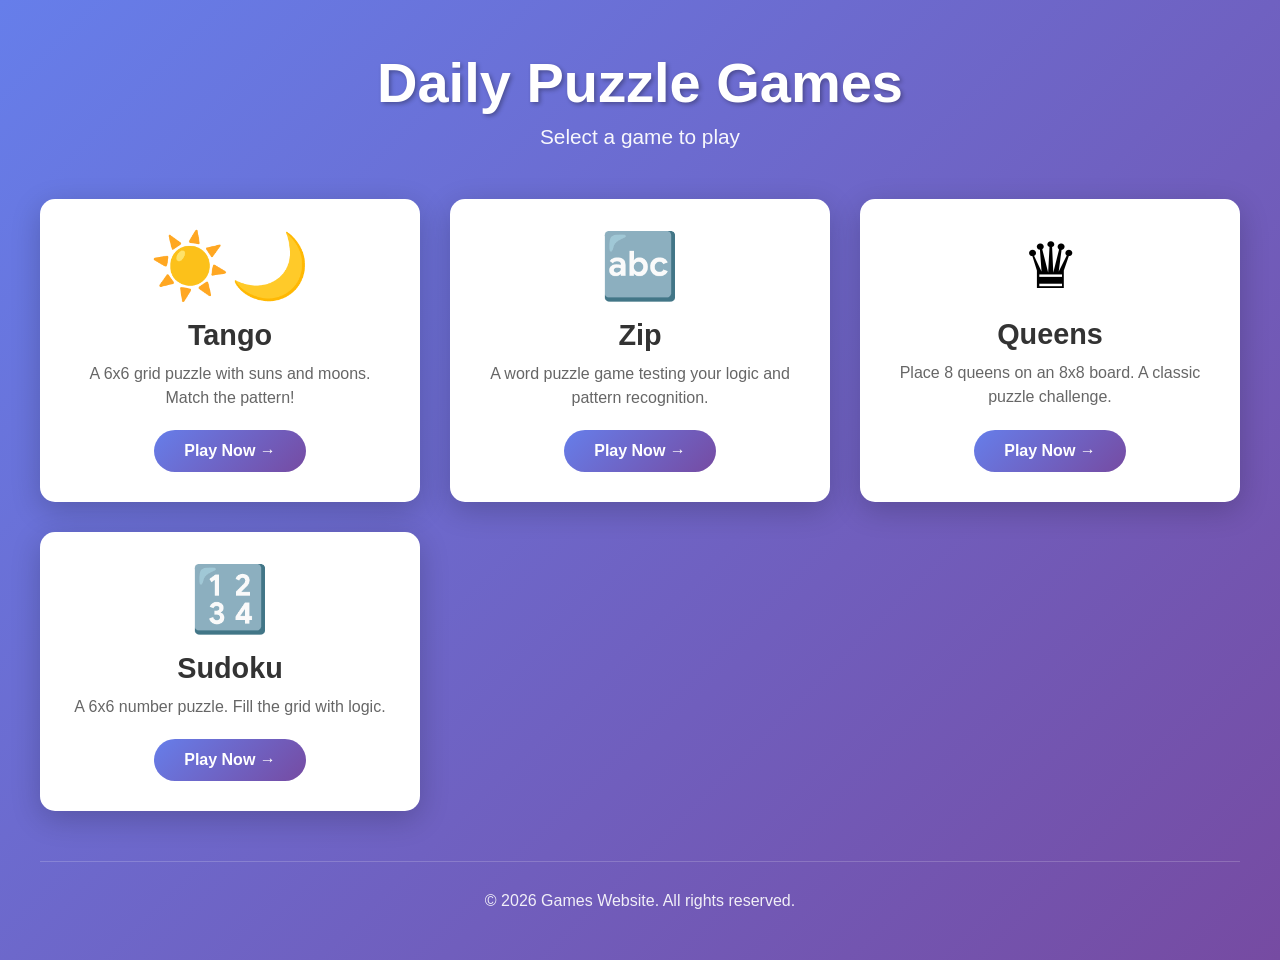
<file: index.html>
<!DOCTYPE html>
<html lang="en">
<head>
    <meta charset="UTF-8">
    <meta name="viewport" content="width=device-width, initial-scale=1.0">
    <title>Games - Play Daily Puzzles</title>
    <link rel="stylesheet" href="css/style.css">
</head>
<body>
    <div class="container">
        <header>
            <h1>Daily Puzzle Games</h1>
            <p class="subtitle">Select a game to play</p>
        </header>

        <div class="games-grid">
            <a href="games/tango.html" class="game-card">
                <div class="game-icon">☀️🌙</div>
                <h2>Tango</h2>
                <p>A 6x6 grid puzzle with suns and moons. Match the pattern!</p>
                <span class="play-button">Play Now →</span>
            </a>

            <a href="games/zip.html" class="game-card">
                <div class="game-icon">🔤</div>
                <h2>Zip</h2>
                <p>A word puzzle game testing your logic and pattern recognition.</p>
                <span class="play-button">Play Now →</span>
            </a>

            <a href="games/queens.html" class="game-card">
                <div class="game-icon">♛</div>
                <h2>Queens</h2>
                <p>Place 8 queens on an 8x8 board. A classic puzzle challenge.</p>
                <span class="play-button">Play Now →</span>
            </a>

            <a href="games/sudoku.html" class="game-card">
                <div class="game-icon">🔢</div>
                <h2>Sudoku</h2>
                <p>A 6x6 number puzzle. Fill the grid with logic.</p>
                <span class="play-button">Play Now →</span>
            </a>
        </div>

        <footer>
            <p>&copy; 2026 Games Website. All rights reserved.</p>
        </footer>
    </div>
</body>
</html>
</file>
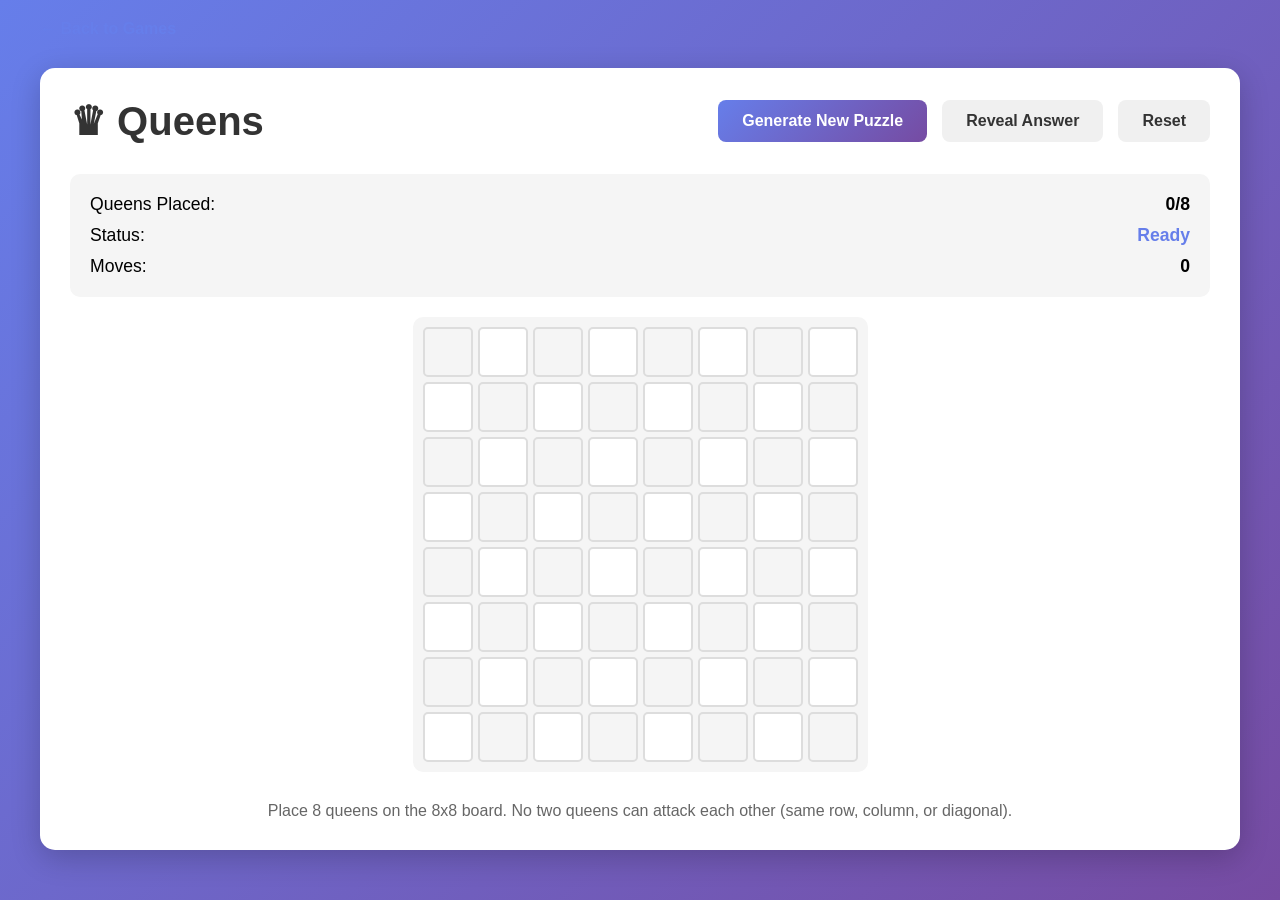
<file: games/queens.html>
<!DOCTYPE html>
<html lang="en">
<head>
    <meta charset="UTF-8">
    <meta name="viewport" content="width=device-width, initial-scale=1.0">
    <title>Queens - Puzzle Game</title>
    <link rel="stylesheet" href="../css/style.css">
    <style>
        .grid-8x8-small {
            grid-template-columns: repeat(8, 40px);
        }

        @media (min-width: 768px) {
            .grid-8x8-small {
                grid-template-columns: repeat(8, 50px);
            }
        }

        .cell.queen {
            font-size: 1.8rem;
        }

        .cell.threat {
            background: #ffcdd2;
            border-color: #f44336;
        }

        .cell.safe {
            background: #c8e6c9;
            border-color: #4caf50;
        }
    </style>
</head>
<body>
    <div class="container">
        <a href="../index.html" class="back-link">Back to Games</a>

        <div class="game-container">
            <div class="game-header">
                <h1>♛ Queens</h1>
                <div class="game-buttons">
                    <button class="btn btn-primary" id="generateBtn">Generate New Puzzle</button>
                    <button class="btn btn-secondary" id="revealBtn">Reveal Answer</button>
                    <button class="btn btn-secondary" id="resetBtn">Reset</button>
                </div>
            </div>

            <div class="game-info">
                <div class="info-row">
                    <span>Queens Placed:</span>
                    <strong id="queensCount">0/8</strong>
                </div>
                <div class="info-row">
                    <span>Status:</span>
                    <strong id="status">Ready</strong>
                </div>
                <div class="info-row">
                    <span>Moves:</span>
                    <strong id="moves">0</strong>
                </div>
            </div>

            <div class="game-content">
                <div class="game-board">
                    <div class="grid grid-8x8-small" id="gameBoard"></div>
                </div>
            </div>

            <div style="text-align: center; color: #666; margin-top: 20px;">
                <p>Place 8 queens on the 8x8 board. No two queens can attack each other (same row, column, or diagonal).</p>
            </div>
        </div>
    </div>

    <script>
        class QueensGame {
            constructor() {
                this.size = 8;
                this.board = Array(this.size).fill(null).map(() => Array(this.size).fill(0));
                this.solution = Array(this.size).fill(null).map(() => Array(this.size).fill(0));
                this.moves = 0;
                this.boardElement = document.getElementById('gameBoard');
                this.movesElement = document.getElementById('moves');
                this.queensCountElement = document.getElementById('queensCount');
                this.statusElement = document.getElementById('status');
                this.generateBtn = document.getElementById('generateBtn');
                this.revealBtn = document.getElementById('revealBtn');
                this.resetBtn = document.getElementById('resetBtn');

                this.generateBtn.addEventListener('click', () => this.generateNewPuzzle());
                this.revealBtn.addEventListener('click', () => this.revealAnswer());
                this.resetBtn.addEventListener('click', () => this.resetBoard());

                this.generateNewPuzzle();
            }

            generateNewPuzzle() {
                this.solution = this.findSolution();
                this.board = Array(this.size).fill(null).map(() => Array(this.size).fill(0));
                this.moves = 0;
                this.updateDisplay();
                this.render();
            }

            findSolution() {
                const solution = Array(this.size).fill(null).map(() => Array(this.size).fill(0));
                const cols = new Set();
                const diag1 = new Set();
                const diag2 = new Set();

                const solve = (row) => {
                    if (row === this.size) return true;

                    for (let col = 0; col < this.size; col++) {
                        const d1 = row - col;
                        const d2 = row + col;

                        if (!cols.has(col) && !diag1.has(d1) && !diag2.has(d2)) {
                            solution[row][col] = 1;
                            cols.add(col);
                            diag1.add(d1);
                            diag2.add(d2);

                            if (solve(row + 1)) return true;

                            solution[row][col] = 0;
                            cols.delete(col);
                            diag1.delete(d1);
                            diag2.delete(d2);
                        }
                    }
                    return false;
                };

                solve(0);
                return solution;
            }

            resetBoard() {
                this.board = Array(this.size).fill(null).map(() => Array(this.size).fill(0));
                this.moves = 0;
                this.updateDisplay();
                this.render();
            }

            revealAnswer() {
                this.board = this.solution.map(row => [...row]);
                this.updateDisplay();
                this.render();
            }

            toggleCell(row, col) {
                if (this.board[row][col] === 0) {
                    this.board[row][col] = 1;
                } else {
                    this.board[row][col] = 0;
                }
                this.moves++;
                this.updateDisplay();

                const queensCount = this.countQueens();
                if (queensCount === this.size && this.isSolved()) {
                    setTimeout(() => {
                        alert(`Congratulations! You solved the puzzle in ${this.moves} moves!`);
                        this.generateNewPuzzle();
                    }, 100);
                }

                this.render();
            }

            countQueens() {
                let count = 0;
                for (let i = 0; i < this.size; i++) {
                    for (let j = 0; j < this.size; j++) {
                        if (this.board[i][j] === 1) count++;
                    }
                }
                return count;
            }

            isQueenAtPosition(row, col) {
                return this.board[row][col] === 1;
            }

            isCellUnderAttack(row, col) {
                // Check row
                for (let j = 0; j < this.size; j++) {
                    if (j !== col && this.isQueenAtPosition(row, j)) {
                        return true;
                    }
                }

                // Check column
                for (let i = 0; i < this.size; i++) {
                    if (i !== row && this.isQueenAtPosition(i, col)) {
                        return true;
                    }
                }

                // Check diagonals
                for (let i = 0; i < this.size; i++) {
                    for (let j = 0; j < this.size; j++) {
                        if ((i !== row || j !== col) && this.isQueenAtPosition(i, j)) {
                            if (Math.abs(i - row) === Math.abs(j - col)) {
                                return true;
                            }
                        }
                    }
                }

                return false;
            }

            isSolved() {
                const queensCount = this.countQueens();
                if (queensCount !== this.size) return false;

                for (let i = 0; i < this.size; i++) {
                    for (let j = 0; j < this.size; j++) {
                        if (this.isQueenAtPosition(i, j)) {
                            if (this.isCellUnderAttack(i, j)) {
                                return false;
                            }
                        }
                    }
                }
                return true;
            }

            updateDisplay() {
                this.movesElement.textContent = this.moves;
                const queensCount = this.countQueens();
                this.queensCountElement.textContent = `${queensCount}/${this.size}`;

                if (queensCount === 0) {
                    this.statusElement.textContent = 'Ready';
                    this.statusElement.style.color = '#667eea';
                } else if (this.isSolved()) {
                    this.statusElement.textContent = 'Solved!';
                    this.statusElement.style.color = '#4caf50';
                } else {
                    let hasConflict = false;
                    for (let i = 0; i < this.size; i++) {
                        for (let j = 0; j < this.size; j++) {
                            if (this.isQueenAtPosition(i, j) && this.isCellUnderAttack(i, j)) {
                                hasConflict = true;
                                break;
                            }
                        }
                        if (hasConflict) break;
                    }
                    this.statusElement.textContent = hasConflict ? 'Conflict detected' : 'In progress';
                    this.statusElement.style.color = hasConflict ? '#f44336' : '#ff9800';
                }
            }

            render() {
                this.boardElement.innerHTML = '';

                for (let i = 0; i < this.size; i++) {
                    for (let j = 0; j < this.size; j++) {
                        const cell = document.createElement('div');
                        cell.className = 'cell';

                        // Checkerboard pattern
                        if ((i + j) % 2 === 0) {
                            cell.style.backgroundColor = '#f5f5f5';
                        }

                        if (this.isQueenAtPosition(i, j)) {
                            cell.textContent = '♛';
                            cell.classList.add('queen');
                            if (this.isCellUnderAttack(i, j)) {
                                cell.classList.add('threat');
                            } else {
                                cell.classList.add('safe');
                            }
                        } else {
                            if (this.isCellUnderAttack(i, j)) {
                                cell.classList.add('threat');
                            }
                        }

                        cell.addEventListener('click', () => this.toggleCell(i, j));
                        this.boardElement.appendChild(cell);
                    }
                }
            }
        }

        window.addEventListener('load', () => {
            new QueensGame();
        });
    </script>
</body>
</html>
</file>
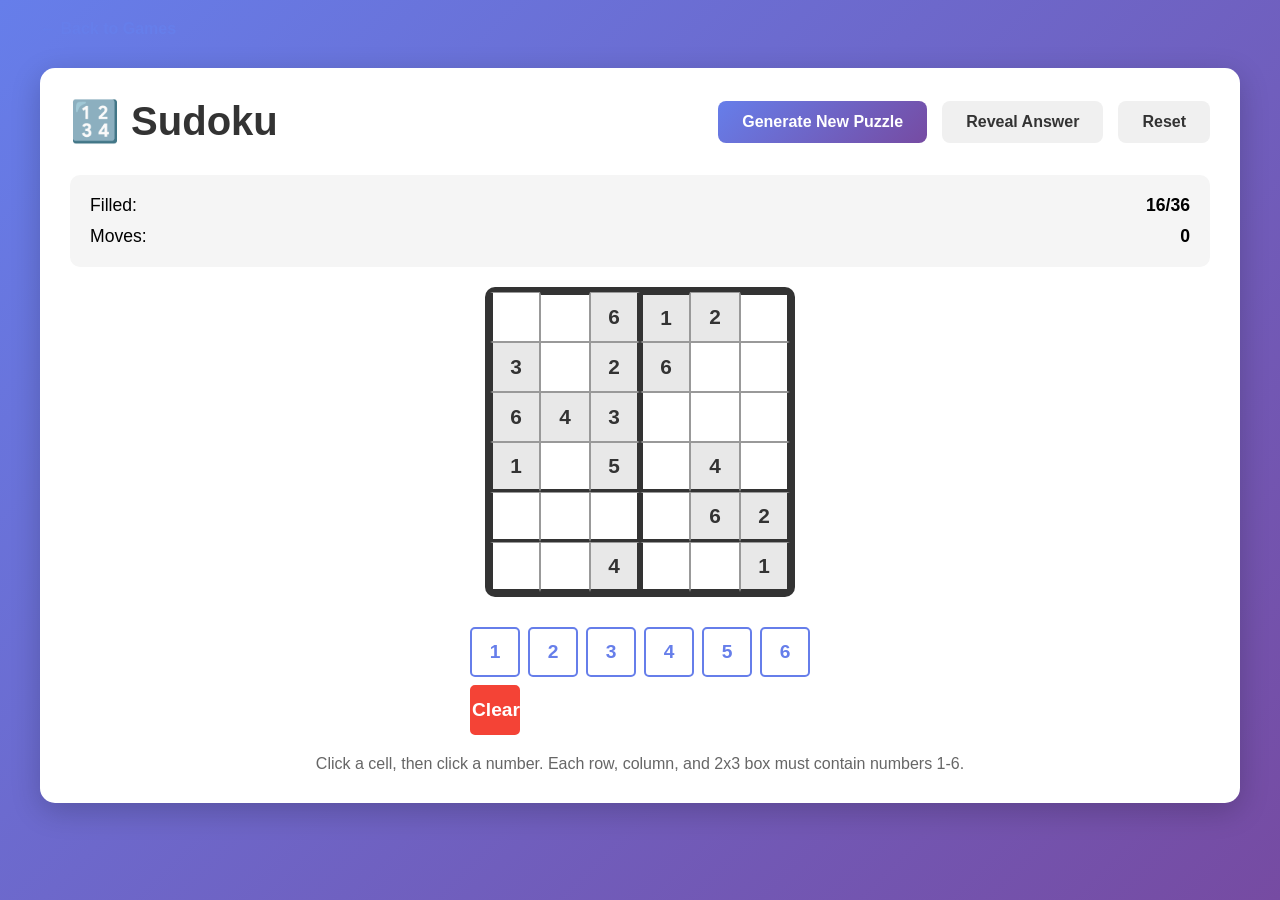
<file: games/sudoku.html>
<!DOCTYPE html>
<html lang="en">
<head>
    <meta charset="UTF-8">
    <meta name="viewport" content="width=device-width, initial-scale=1.0">
    <title>Sudoku - Puzzle Game</title>
    <link rel="stylesheet" href="../css/style.css">
    <style>
        .grid-6x6-sudoku {
            display: inline-grid;
            gap: 0;
            padding: 5px;
            background: #333;
            border-radius: 10px;
            grid-template-columns: repeat(6, 50px);
        }

        .sudoku-cell {
            width: 50px;
            height: 50px;
            display: flex;
            align-items: center;
            justify-content: center;
            background: white;
            border: 1px solid #999;
            font-weight: bold;
            cursor: pointer;
            user-select: none;
            transition: all 0.2s ease;
            font-size: 1.3rem;
        }

        .sudoku-cell:nth-child(3n+1) {
            border-left: 3px solid #333;
        }

        .sudoku-cell:nth-child(3n) {
            border-right: 3px solid #333;
        }

        .sudoku-cell:nth-child(-2n+6) {
            border-top: 3px solid #333;
        }

        .sudoku-cell:nth-child(n+19) {
            border-bottom: 3px solid #333;
        }

        .sudoku-cell:hover {
            background: #f0f0f0;
        }

        .sudoku-cell.fixed {
            background: #e8e8e8;
            color: #333;
        }

        .sudoku-cell.invalid {
            background: #ffebee;
            color: #f44336;
        }

        .sudoku-cell.selected {
            background: #667eea;
            color: white;
        }

        .sudoku-cell.valid-entry {
            background: #e8f5e9;
            color: #4caf50;
        }

        .number-pad {
            display: grid;
            grid-template-columns: repeat(6, 50px);
            gap: 8px;
            margin-top: 30px;
            justify-content: center;
        }

        .number-btn {
            width: 50px;
            height: 50px;
            border: 2px solid #667eea;
            background: white;
            color: #667eea;
            font-weight: bold;
            font-size: 1.2rem;
            border-radius: 5px;
            cursor: pointer;
            transition: all 0.2s ease;
        }

        .number-btn:hover {
            background: #667eea;
            color: white;
        }

        .number-btn.clear {
            grid-column: span 6;
            background: #f44336;
            color: white;
            border-color: #f44336;
        }

        .number-btn.clear:hover {
            background: #d32f2f;
            border-color: #d32f2f;
        }

        @media (max-width: 768px) {
            .grid-6x6-sudoku {
                grid-template-columns: repeat(6, 40px);
            }

            .sudoku-cell {
                width: 40px;
                height: 40px;
                font-size: 1rem;
            }

            .number-pad {
                grid-template-columns: repeat(3, 45px);
            }

            .number-btn {
                width: 45px;
                height: 45px;
                font-size: 1rem;
            }

            .number-btn.clear {
                grid-column: span 3;
            }
        }
    </style>
</head>
<body>
    <div class="container">
        <a href="../index.html" class="back-link">Back to Games</a>

        <div class="game-container">
            <div class="game-header">
                <h1>🔢 Sudoku</h1>
                <div class="game-buttons">
                    <button class="btn btn-primary" id="generateBtn">Generate New Puzzle</button>
                    <button class="btn btn-secondary" id="revealBtn">Reveal Answer</button>
                    <button class="btn btn-secondary" id="resetBtn">Reset</button>
                </div>
            </div>

            <div class="game-info">
                <div class="info-row">
                    <span>Filled:</span>
                    <strong id="filledCount">0/36</strong>
                </div>
                <div class="info-row">
                    <span>Moves:</span>
                    <strong id="moves">0</strong>
                </div>
            </div>

            <div class="game-content">
                <div class="game-board">
                    <div class="grid-6x6-sudoku" id="gameBoard"></div>
                </div>
            </div>

            <div style="text-align: center; margin-top: 30px;">
                <div class="number-pad" id="numberPad"></div>
            </div>

            <div style="text-align: center; color: #666; margin-top: 20px;">
                <p>Click a cell, then click a number. Each row, column, and 2x3 box must contain numbers 1-6.</p>
            </div>
        </div>
    </div>

    <script>
        class SudokuGame {
            constructor() {
                this.size = 6;
                this.boxWidth = 3;
                this.boxHeight = 2;
                this.board = [];
                this.solution = [];
                this.userBoard = [];
                this.selectedCell = null;
                this.moves = 0;
                this.boardElement = document.getElementById('gameBoard');
                this.movesElement = document.getElementById('moves');
                this.filledCountElement = document.getElementById('filledCount');
                this.numberPadElement = document.getElementById('numberPad');
                this.generateBtn = document.getElementById('generateBtn');
                this.revealBtn = document.getElementById('revealBtn');
                this.resetBtn = document.getElementById('resetBtn');

                this.generateBtn.addEventListener('click', () => this.generateNewPuzzle());
                this.revealBtn.addEventListener('click', () => this.revealAnswer());
                this.resetBtn.addEventListener('click', () => this.resetBoard());

                this.createNumberPad();
                this.generateNewPuzzle();
            }

            generateNewPuzzle() {
                this.solution = this.generateSolution();
                this.board = this.createPuzzle(this.solution);
                this.userBoard = this.board.map(row => [...row]);
                this.selectedCell = null;
                this.moves = 0;
                this.updateDisplay();
                this.render();
            }

            generateSolution() {
                let board = Array(this.size).fill(null).map(() => Array(this.size).fill(0));

                if (this.fillBoard(board)) {
                    return board;
                }
                return board;
            }

            fillBoard(board) {
                for (let i = 0; i < this.size; i++) {
                    for (let j = 0; j < this.size; j++) {
                        if (board[i][j] === 0) {
                            const numbers = [1, 2, 3, 4, 5, 6].sort(() => Math.random() - 0.5);
                            for (const num of numbers) {
                                if (this.isValid(board, i, j, num)) {
                                    board[i][j] = num;
                                    if (this.fillBoard(board)) {
                                        return true;
                                    }
                                    board[i][j] = 0;
                                }
                            }
                            return false;
                        }
                    }
                }
                return true;
            }

            isValid(board, row, col, num) {
                // Check row
                for (let j = 0; j < this.size; j++) {
                    if (board[row][j] === num) return false;
                }

                // Check column
                for (let i = 0; i < this.size; i++) {
                    if (board[i][col] === num) return false;
                }

                // Check box
                const boxRow = Math.floor(row / this.boxHeight) * this.boxHeight;
                const boxCol = Math.floor(col / this.boxWidth) * this.boxWidth;
                for (let i = boxRow; i < boxRow + this.boxHeight; i++) {
                    for (let j = boxCol; j < boxCol + this.boxWidth; j++) {
                        if (board[i][j] === num) return false;
                    }
                }

                return true;
            }

            createPuzzle(solution) {
                let puzzle = solution.map(row => [...row]);
                let cellsToRemove = 20;

                while (cellsToRemove > 0) {
                    const row = Math.floor(Math.random() * this.size);
                    const col = Math.floor(Math.random() * this.size);

                    if (puzzle[row][col] !== 0) {
                        puzzle[row][col] = 0;
                        cellsToRemove--;
                    }
                }

                return puzzle;
            }

            resetBoard() {
                this.userBoard = this.board.map(row => [...row]);
                this.selectedCell = null;
                this.moves = 0;
                this.updateDisplay();
                this.render();
            }

            revealAnswer() {
                this.userBoard = this.solution.map(row => [...row]);
                this.updateDisplay();
                this.render();
            }

            selectCell(row, col) {
                if (this.board[row][col] !== 0) return;
                this.selectedCell = { row, col };
                this.render();
            }

            setNumber(num) {
                if (!this.selectedCell) return;
                const { row, col } = this.selectedCell;

                this.userBoard[row][col] = num;
                this.moves++;
                this.updateDisplay();

                if (this.isSolved()) {
                    setTimeout(() => {
                        alert(`Congratulations! You solved the Sudoku in ${this.moves} moves!`);
                        this.generateNewPuzzle();
                    }, 100);
                }

                this.render();
            }

            clearCell() {
                if (!this.selectedCell) return;
                const { row, col } = this.selectedCell;
                if (this.board[row][col] === 0) {
                    this.userBoard[row][col] = 0;
                    this.moves++;
                    this.updateDisplay();
                    this.render();
                }
            }

            isSolved() {
                for (let i = 0; i < this.size; i++) {
                    for (let j = 0; j < this.size; j++) {
                        if (this.userBoard[i][j] !== this.solution[i][j]) {
                            return false;
                        }
                    }
                }
                return true;
            }

            createNumberPad() {
                for (let i = 1; i <= 6; i++) {
                    const btn = document.createElement('button');
                    btn.className = 'number-btn';
                    btn.textContent = i;
                    btn.addEventListener('click', () => this.setNumber(i));
                    this.numberPadElement.appendChild(btn);
                }

                const clearBtn = document.createElement('button');
                clearBtn.className = 'number-btn clear';
                clearBtn.textContent = 'Clear';
                clearBtn.addEventListener('click', () => this.clearCell());
                this.numberPadElement.appendChild(clearBtn);
            }

            updateDisplay() {
                this.movesElement.textContent = this.moves;
                let filledCount = 0;
                for (let i = 0; i < this.size; i++) {
                    for (let j = 0; j < this.size; j++) {
                        if (this.userBoard[i][j] !== 0) filledCount++;
                    }
                }
                this.filledCountElement.textContent = `${filledCount}/${this.size * this.size}`;
            }

            render() {
                this.boardElement.innerHTML = '';

                for (let i = 0; i < this.size; i++) {
                    for (let j = 0; j < this.size; j++) {
                        const cell = document.createElement('div');
                        cell.className = 'sudoku-cell';

                        if (this.board[i][j] !== 0) {
                            cell.textContent = this.board[i][j];
                            cell.classList.add('fixed');
                        } else {
                            const userValue = this.userBoard[i][j];
                            if (userValue !== 0) {
                                cell.textContent = userValue;
                                if (userValue === this.solution[i][j]) {
                                    cell.classList.add('valid-entry');
                                } else {
                                    cell.classList.add('invalid');
                                }
                            }

                            if (this.selectedCell && this.selectedCell.row === i && this.selectedCell.col === j) {
                                cell.classList.add('selected');
                            }
                        }

                        if (this.board[i][j] === 0) {
                            cell.addEventListener('click', () => this.selectCell(i, j));
                        }

                        this.boardElement.appendChild(cell);
                    }
                }
            }
        }

        window.addEventListener('load', () => {
            new SudokuGame();
        });
    </script>
</body>
</html>
</file>
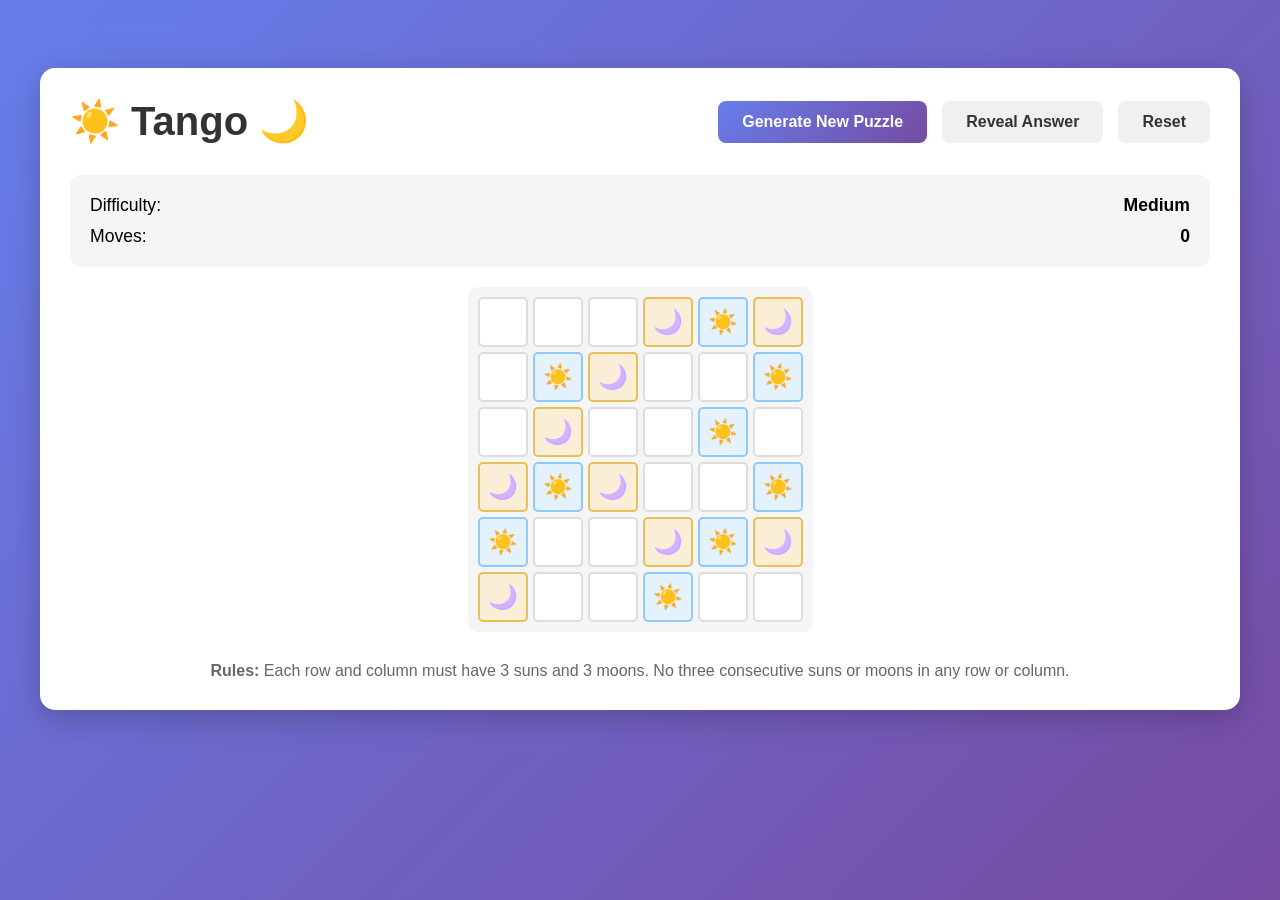
<file: games/tango.html>
<!DOCTYPE html>
<html lang="en">
<head>
    <meta charset="UTF-8">
    <meta name="viewport" content="width=device-width, initial-scale=1.0">
    <title>Tango - Puzzle Game</title>
    <link rel="stylesheet" href="../css/style.css">
</head>
<body>
    <div class="container">
        <a href="../index.html" class="back-link">Back to Games</a>

        <div class="game-container">
            <div class="game-header">
                <h1>☀️ Tango 🌙</h1>
                <div class="game-buttons">
                    <button class="btn btn-primary" id="generateBtn">Generate New Puzzle</button>
                    <button class="btn btn-secondary" id="revealBtn">Reveal Answer</button>
                    <button class="btn btn-secondary" id="resetBtn">Reset</button>
                </div>
            </div>

            <div class="game-info">
                <div class="info-row">
                    <span>Difficulty:</span>
                    <strong id="difficulty">Medium</strong>
                </div>
                <div class="info-row">
                    <span>Moves:</span>
                    <strong id="moves">0</strong>
                </div>
            </div>

            <div class="game-content">
                <div class="game-board">
                    <div class="grid grid-6x6" id="gameBoard"></div>
                </div>
            </div>

            <div style="text-align: center; color: #666; margin-top: 20px;">
                <p><strong>Rules:</strong> Each row and column must have 3 suns and 3 moons. No three consecutive suns or moons in any row or column.</p>
            </div>
        </div>
    </div>

    <script>
        class TangoGame {
            constructor() {
                this.size = 6;
                this.board = [];
                this.locked = [];
                this.initialPuzzle = [];
                this.solution = [];
                this.moves = 0;
                this.boardElement = document.getElementById('gameBoard');
                this.movesElement = document.getElementById('moves');
                this.generateBtn = document.getElementById('generateBtn');
                this.revealBtn = document.getElementById('revealBtn');
                this.resetBtn = document.getElementById('resetBtn');

                this.generateBtn.addEventListener('click', () => this.generateNewPuzzle());
                this.revealBtn.addEventListener('click', () => this.revealAnswer());
                this.resetBtn.addEventListener('click', () => this.resetBoard());

                this.generateNewPuzzle();
            }

            generateNewPuzzle() {
                this.solution = this.generateSolution();
                const { puzzle, locked } = this.createPuzzle(this.solution);
                this.board = puzzle.map(row => [...row]);
                this.locked = locked.map(row => [...row]);
                this.initialPuzzle = puzzle.map(row => [...row]);
                this.moves = 0;
                this.updateMovesDisplay();
                this.render();
            }

            generateSolution() {
                let solution = Array(this.size).fill(null).map(() => Array(this.size).fill(0));

                // Generate alternating pattern
                for (let i = 0; i < this.size; i++) {
                    for (let j = 0; j < this.size; j++) {
                        solution[i][j] = (i + j) % 2;
                    }
                }

                // Validate and fix three consecutive violations
                for (let i = 0; i < this.size; i++) {
                    for (let j = 0; j < this.size - 2; j++) {
                        if (solution[i][j] === solution[i][j + 1] && solution[i][j] === solution[i][j + 2]) {
                            solution[i][j + 2] = 1 - solution[i][j + 2];
                        }
                    }
                }

                // Check columns
                for (let j = 0; j < this.size; j++) {
                    for (let i = 0; i < this.size - 2; i++) {
                        if (solution[i][j] === solution[i + 1][j] && solution[i][j] === solution[i + 2][j]) {
                            solution[i + 2][j] = 1 - solution[i + 2][j];
                        }
                    }
                }

                return solution;
            }

            swapIfValid(board, r1, c1, r2, c2) {
                let temp = board[r1][c1];
                board[r1][c1] = board[r2][c2];
                board[r2][c2] = temp;
            }

            hasThreeConsecutive(board) {
                for (let i = 0; i < this.size; i++) {
                    for (let j = 0; j < this.size - 2; j++) {
                        if (board[i][j] !== -1 && board[i][j] === board[i][j + 1] && board[i][j] === board[i][j + 2]) {
                            return true;
                        }
                    }
                }

                for (let j = 0; j < this.size; j++) {
                    for (let i = 0; i < this.size - 2; i++) {
                        if (board[i][j] !== -1 && board[i][j] === board[i + 1][j] && board[i][j] === board[i + 2][j]) {
                            return true;
                        }
                    }
                }

                return false;
            }

            isValidMove(row, col, value) {
                const temp = this.board[row][col];
                this.board[row][col] = value;
                const valid = !this.hasThreeConsecutive(this.board);
                this.board[row][col] = temp;
                return valid;
            }

            hasThreeConsecutiveAt(row, col) {
                const value = this.board[row][col];
                if (value === -1) return false;

                for (let j = 0; j < this.size - 2; j++) {
                    if (col >= j && col < j + 3) {
                        if (this.board[row][j] !== -1 && this.board[row][j] === this.board[row][j + 1] && this.board[row][j] === this.board[row][j + 2]) {
                            return true;
                        }
                    }
                }

                for (let i = 0; i < this.size - 2; i++) {
                    if (row >= i && row < i + 3) {
                        if (this.board[i][col] !== -1 && this.board[i][col] === this.board[i + 1][col] && this.board[i][col] === this.board[i + 2][col]) {
                            return true;
                        }
                    }
                }

                return false;
            }

            createPuzzle(solution) {
                let puzzle = Array(this.size).fill(null).map(() => Array(this.size).fill(-1));
                let locked = Array(this.size).fill(null).map(() => Array(this.size).fill(false));

                // Reveal about 40% of the cells
                for (let i = 0; i < this.size; i++) {
                    for (let j = 0; j < this.size; j++) {
                        if (Math.random() < 0.4) {
                            puzzle[i][j] = solution[i][j];
                            locked[i][j] = true;
                        }
                    }
                }

                return { puzzle, locked };
            }

            resetBoard() {
                this.board = this.initialPuzzle.map(row => [...row]);
                this.moves = 0;
                this.updateMovesDisplay();
                this.render();
            }

            revealAnswer() {
                this.board = this.solution.map(row => [...row]);
                this.render();
            }

            toggleCell(row, col) {
                if (this.locked[row][col]) {
                    return;
                }

                let newValue;
                if (this.board[row][col] === -1) {
                    newValue = 0;
                } else if (this.board[row][col] === 0) {
                    newValue = 1;
                } else {
                    newValue = -1;
                }

                if (!this.isValidMove(row, col, newValue)) {
                    return;
                }

                this.board[row][col] = newValue;
                this.moves++;
                this.updateMovesDisplay();
                this.render();
            }

            updateMovesDisplay() {
                this.movesElement.textContent = this.moves;
            }

            render() {
                this.boardElement.innerHTML = '';

                for (let i = 0; i < this.size; i++) {
                    for (let j = 0; j < this.size; j++) {
                        const cell = document.createElement('div');
                        cell.className = 'cell';

                        const value = this.board[i][j];
                        if (value === 0) {
                            cell.textContent = '☀️';
                            cell.classList.add('sun');
                        } else if (value === 1) {
                            cell.textContent = '🌙';
                            cell.classList.add('moon');
                        }

                        if (this.locked[i][j]) {
                            cell.classList.add('locked');
                        } else {
                            cell.addEventListener('click', () => this.toggleCell(i, j));
                        }

                        if (this.hasThreeConsecutiveAt(i, j)) {
                            cell.classList.add('invalid');
                        }

                        this.boardElement.appendChild(cell);
                    }
                }
            }
        }

        window.addEventListener('load', () => {
            new TangoGame();
        });
    </script>
</body>
</html>
</file>
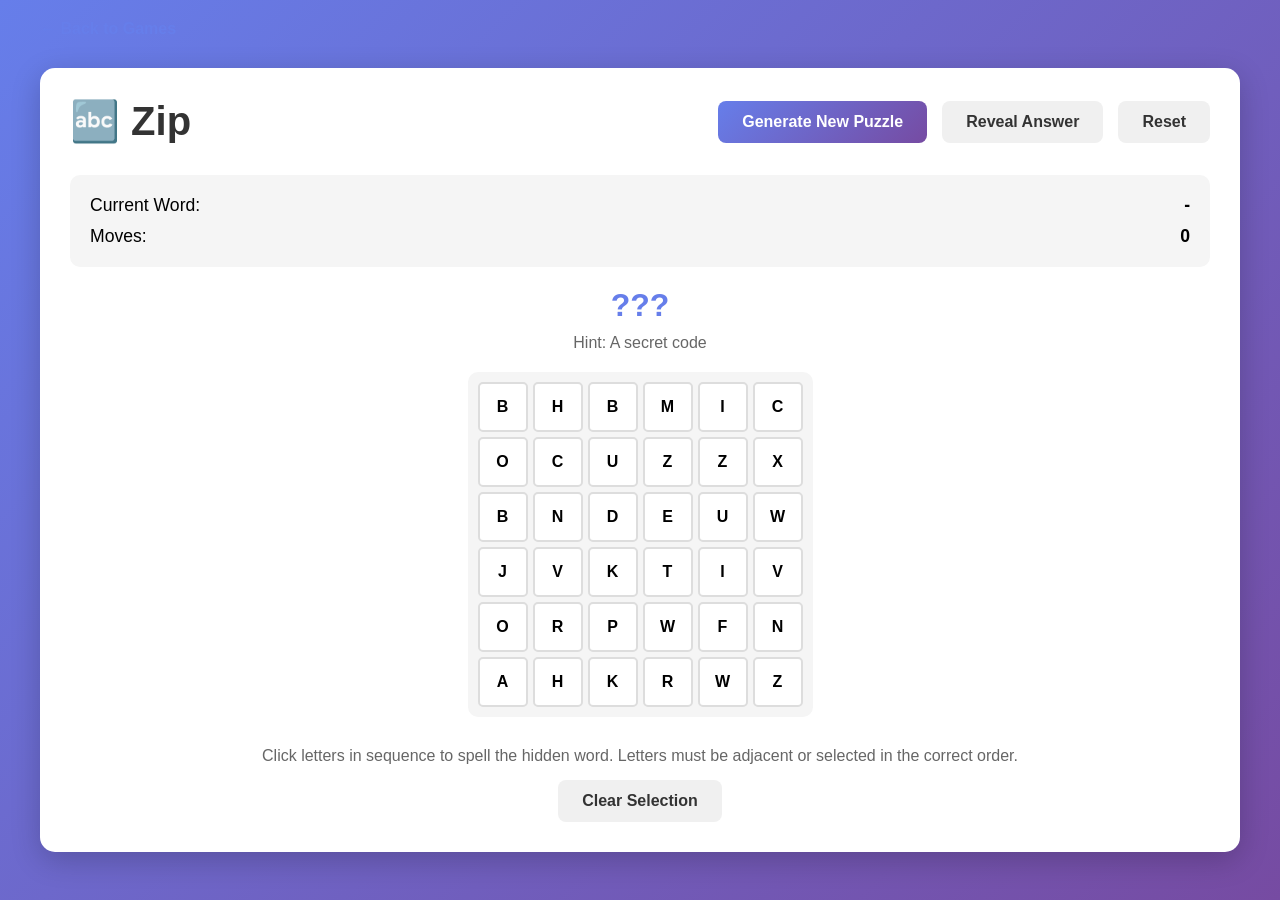
<file: games/zip.html>
<!DOCTYPE html>
<html lang="en">
<head>
    <meta charset="UTF-8">
    <meta name="viewport" content="width=device-width, initial-scale=1.0">
    <title>Zip - Puzzle Game</title>
    <link rel="stylesheet" href="../css/style.css">
</head>
<body>
    <div class="container">
        <a href="../index.html" class="back-link">Back to Games</a>

        <div class="game-container">
            <div class="game-header">
                <h1>🔤 Zip</h1>
                <div class="game-buttons">
                    <button class="btn btn-primary" id="generateBtn">Generate New Puzzle</button>
                    <button class="btn btn-secondary" id="revealBtn">Reveal Answer</button>
                    <button class="btn btn-secondary" id="resetBtn">Reset</button>
                </div>
            </div>

            <div class="game-info">
                <div class="info-row">
                    <span>Current Word:</span>
                    <strong id="currentWord">-</strong>
                </div>
                <div class="info-row">
                    <span>Moves:</span>
                    <strong id="moves">0</strong>
                </div>
            </div>

            <div class="game-content">
                <div class="game-board">
                    <div style="margin-bottom: 20px; text-align: center;">
                        <div style="font-size: 2rem; font-weight: bold; color: #667eea; margin-bottom: 10px;" id="wordDisplay">???</div>
                        <div style="color: #666; margin-bottom: 15px;" id="hint">Hint: A common word</div>
                    </div>
                    <div class="grid grid-6x6" id="gameBoard"></div>
                </div>
            </div>

            <div style="text-align: center; color: #666; margin-top: 20px;">
                <p>Click letters in sequence to spell the hidden word. Letters must be adjacent or selected in the correct order.</p>
                <button class="btn btn-secondary" id="clearSelectionBtn" style="margin-top: 15px;">Clear Selection</button>
            </div>
        </div>
    </div>

    <script>
        const wordBank = [
            { word: 'PUZZLE', hint: 'A brainteaser' },
            { word: 'GAMES', hint: 'Fun activities' },
            { word: 'WORDS', hint: 'Language units' },
            { word: 'PLAYER', hint: 'One who participates' },
            { word: 'WINNER', hint: 'One who succeeds' },
            { word: 'LETTERS', hint: 'Alphabet characters' },
            { word: 'CIPHER', hint: 'A secret code' },
            { word: 'RIDDLE', hint: 'A mysterious question' },
            { word: 'ANSWER', hint: 'A solution' },
            { word: 'CLEVER', hint: 'Intelligent' },
            { word: 'BRIGHT', hint: 'Full of light' },
            { word: 'MENTAL', hint: 'Related to the mind' }
        ];

        class ZipGame {
            constructor() {
                this.size = 6;
                this.board = [];
                this.selectedIndices = [];
                this.moves = 0;
                this.currentWordData = null;
                this.boardElement = document.getElementById('gameBoard');
                this.movesElement = document.getElementById('moves');
                this.wordDisplayElement = document.getElementById('wordDisplay');
                this.hintElement = document.getElementById('hint');
                this.currentWordElement = document.getElementById('currentWord');
                this.generateBtn = document.getElementById('generateBtn');
                this.revealBtn = document.getElementById('revealBtn');
                this.resetBtn = document.getElementById('resetBtn');
                this.clearSelectionBtn = document.getElementById('clearSelectionBtn');

                this.generateBtn.addEventListener('click', () => this.generateNewPuzzle());
                this.revealBtn.addEventListener('click', () => this.revealAnswer());
                this.resetBtn.addEventListener('click', () => this.resetBoard());
                this.clearSelectionBtn.addEventListener('click', () => this.clearSelection());

                this.generateNewPuzzle();
            }

            generateNewPuzzle() {
                this.currentWordData = wordBank[Math.floor(Math.random() * wordBank.length)];
                this.board = this.createBoard();
                this.selectedIndices = [];
                this.moves = 0;
                this.updateDisplay();
                this.render();
            }

            createBoard() {
                const word = this.currentWordData.word;
                const board = Array(this.size * this.size).fill(null);

                // Place word letters at random positions
                const positions = [];
                for (let i = 0; i < this.size * this.size; i++) {
                    positions.push(i);
                }
                positions.sort(() => Math.random() - 0.5);

                for (let i = 0; i < word.length; i++) {
                    board[positions[i]] = word[i];
                }

                // Fill remaining cells with random letters
                const alphabet = 'ABCDEFGHIJKLMNOPQRSTUVWXYZ';
                for (let i = 0; i < board.length; i++) {
                    if (board[i] === null) {
                        board[i] = alphabet[Math.floor(Math.random() * alphabet.length)];
                    }
                }

                return board;
            }

            resetBoard() {
                this.selectedIndices = [];
                this.moves = 0;
                this.updateDisplay();
                this.render();
            }

            clearSelection() {
                this.selectedIndices = [];
                this.updateDisplay();
                this.render();
            }

            revealAnswer() {
                const positions = [];
                for (let i = 0; i < this.board.length; i++) {
                    if (this.board[i] === this.currentWordData.word[positions.length]) {
                        positions.push(i);
                    }
                }

                if (positions.length === 0) {
                    for (let i = 0; i < this.board.length; i++) {
                        for (let j = 0; j < this.currentWordData.word.length; j++) {
                            if (this.board[i] === this.currentWordData.word[j]) {
                                positions.push(i);
                                break;
                            }
                        }
                        if (positions.length === this.currentWordData.word.length) break;
                    }
                }

                this.selectedIndices = positions;
                this.updateDisplay();
                this.render();
            }

            selectCell(index) {
                if (this.selectedIndices.includes(index)) {
                    // Remove from selection if already selected
                    this.selectedIndices = this.selectedIndices.filter(i => i !== index);
                } else {
                    this.selectedIndices.push(index);
                    this.moves++;
                }

                const selectedWord = this.getSelectedWord();
                if (selectedWord === this.currentWordData.word) {
                    setTimeout(() => {
                        alert(`Congratulations! You found "${this.currentWordData.word}" in ${this.moves} moves!`);
                        this.generateNewPuzzle();
                    }, 100);
                }

                this.updateDisplay();
                this.render();
            }

            getSelectedWord() {
                return this.selectedIndices.map(i => this.board[i]).join('');
            }

            updateDisplay() {
                this.movesElement.textContent = this.moves;
                this.hintElement.textContent = `Hint: ${this.currentWordData.hint}`;
                this.currentWordElement.textContent = this.getSelectedWord() || '-';

                const current = this.getSelectedWord();
                const target = this.currentWordData.word;
                if (current.length > 0) {
                    const isValid = target.startsWith(current);
                    this.wordDisplayElement.style.color = isValid ? '#667eea' : '#f44336';
                    this.wordDisplayElement.textContent = current || '???';
                } else {
                    this.wordDisplayElement.textContent = '???';
                    this.wordDisplayElement.style.color = '#667eea';
                }
            }

            render() {
                this.boardElement.innerHTML = '';

                for (let i = 0; i < this.size * this.size; i++) {
                    const cell = document.createElement('div');
                    cell.className = 'cell';
                    cell.textContent = this.board[i];

                    if (this.selectedIndices.includes(i)) {
                        cell.classList.add('active');
                    }

                    cell.addEventListener('click', () => this.selectCell(i));
                    this.boardElement.appendChild(cell);
                }
            }
        }

        window.addEventListener('load', () => {
            new ZipGame();
        });
    </script>
</body>
</html>
</file>
<file: css/style.css>
* {
    margin: 0;
    padding: 0;
    box-sizing: border-box;
}

body {
    font-family: 'Segoe UI', Tahoma, Geneva, Verdana, sans-serif;
    background: linear-gradient(135deg, #667eea 0%, #764ba2 100%);
    min-height: 100vh;
    padding: 20px;
}

.container {
    max-width: 1200px;
    margin: 0 auto;
}

/* Landing Page */
header {
    text-align: center;
    color: white;
    margin-bottom: 50px;
    padding-top: 30px;
}

header h1 {
    font-size: 3.5rem;
    margin-bottom: 10px;
    font-weight: 700;
    text-shadow: 2px 2px 4px rgba(0, 0, 0, 0.3);
}

.subtitle {
    font-size: 1.3rem;
    opacity: 0.95;
    font-weight: 300;
}

.games-grid {
    display: grid;
    grid-template-columns: repeat(auto-fit, minmax(280px, 1fr));
    gap: 30px;
    margin-bottom: 50px;
}

.game-card {
    background: white;
    border-radius: 15px;
    padding: 30px;
    text-decoration: none;
    color: inherit;
    transition: all 0.3s ease;
    box-shadow: 0 8px 30px rgba(0, 0, 0, 0.2);
    display: flex;
    flex-direction: column;
    align-items: center;
    text-align: center;
    cursor: pointer;
}

.game-card:hover {
    transform: translateY(-10px);
    box-shadow: 0 15px 50px rgba(0, 0, 0, 0.3);
}

.game-icon {
    font-size: 4rem;
    margin-bottom: 15px;
}

.game-card h2 {
    font-size: 1.8rem;
    margin-bottom: 10px;
    color: #333;
}

.game-card p {
    font-size: 1rem;
    color: #666;
    margin-bottom: 20px;
    line-height: 1.5;
    flex-grow: 1;
}

.play-button {
    background: linear-gradient(135deg, #667eea 0%, #764ba2 100%);
    color: white;
    padding: 12px 30px;
    border-radius: 50px;
    font-weight: 600;
    transition: all 0.3s ease;
    display: inline-block;
}

.game-card:hover .play-button {
    transform: scale(1.05);
}

footer {
    text-align: center;
    color: white;
    opacity: 0.9;
    padding: 30px 0;
    border-top: 1px solid rgba(255, 255, 255, 0.2);
}

/* Game Pages */
.game-container {
    background: white;
    border-radius: 15px;
    padding: 30px;
    box-shadow: 0 8px 30px rgba(0, 0, 0, 0.2);
}

.game-header {
    display: flex;
    justify-content: space-between;
    align-items: center;
    margin-bottom: 30px;
    flex-wrap: wrap;
    gap: 20px;
}

.game-header h1 {
    font-size: 2.5rem;
    color: #333;
}

.game-buttons {
    display: flex;
    gap: 15px;
    flex-wrap: wrap;
}

.btn {
    padding: 12px 24px;
    border: none;
    border-radius: 8px;
    font-size: 1rem;
    font-weight: 600;
    cursor: pointer;
    transition: all 0.3s ease;
}

.btn-primary {
    background: linear-gradient(135deg, #667eea 0%, #764ba2 100%);
    color: white;
}

.btn-primary:hover {
    transform: translateY(-2px);
    box-shadow: 0 5px 15px rgba(102, 126, 234, 0.4);
}

.btn-secondary {
    background: #f0f0f0;
    color: #333;
}

.btn-secondary:hover {
    background: #e0e0e0;
}

.game-content {
    display: flex;
    justify-content: center;
    align-items: center;
    margin-bottom: 30px;
}

.game-board {
    display: inline-block;
}

/* Grid Styles */
.grid {
    display: inline-grid;
    gap: 5px;
    padding: 10px;
    background: #f5f5f5;
    border-radius: 10px;
}

.grid-6x6 {
    grid-template-columns: repeat(6, 1fr);
}

.grid-8x8 {
    grid-template-columns: repeat(8, 1fr);
}

.cell {
    width: 50px;
    height: 50px;
    display: flex;
    align-items: center;
    justify-content: center;
    background: white;
    border: 2px solid #ddd;
    border-radius: 5px;
    font-weight: bold;
    cursor: pointer;
    transition: all 0.2s ease;
    user-select: none;
}

.cell:hover {
    background: #f9f9f9;
    border-color: #667eea;
}

.cell.active {
    background: #667eea;
    color: white;
    border-color: #667eea;
}

.cell.invalid {
    background: #ffebee;
    border-color: #f44336;
}

.cell.valid {
    background: #e8f5e9;
    border-color: #4caf50;
}

.cell.sun {
    font-size: 1.5rem;
}

.cell.moon {
    font-size: 1.5rem;
    filter: hue-rotate(200deg) saturate(1.5);
}

.cell.locked {
    background: #e3f2fd;
    border-color: #90caf9;
    cursor: not-allowed;
}

.cell.locked:hover {
    background: #e3f2fd;
    border-color: #90caf9;
}

.game-info {
    background: #f5f5f5;
    padding: 20px;
    border-radius: 10px;
    margin-bottom: 20px;
}

.info-row {
    display: flex;
    justify-content: space-between;
    margin-bottom: 10px;
    font-size: 1.1rem;
}

.info-row:last-child {
    margin-bottom: 0;
}

/* Back Link */
.back-link {
    display: inline-block;
    margin-bottom: 30px;
    color: #667eea;
    text-decoration: none;
    font-weight: 600;
    transition: all 0.3s ease;
}

.back-link:hover {
    color: #764ba2;
    transform: translateX(-5px);
}

.back-link::before {
    content: "← ";
}

/* Responsive */
@media (max-width: 768px) {
    header h1 {
        font-size: 2.5rem;
    }

    .games-grid {
        grid-template-columns: 1fr;
    }

    .game-header {
        flex-direction: column;
        align-items: flex-start;
    }

    .cell {
        width: 40px;
        height: 40px;
        font-size: 0.9rem;
    }

    .grid-8x8 {
        grid-template-columns: repeat(8, 40px);
    }

    .grid-6x6 {
        grid-template-columns: repeat(6, 40px);
    }
}
</file>
